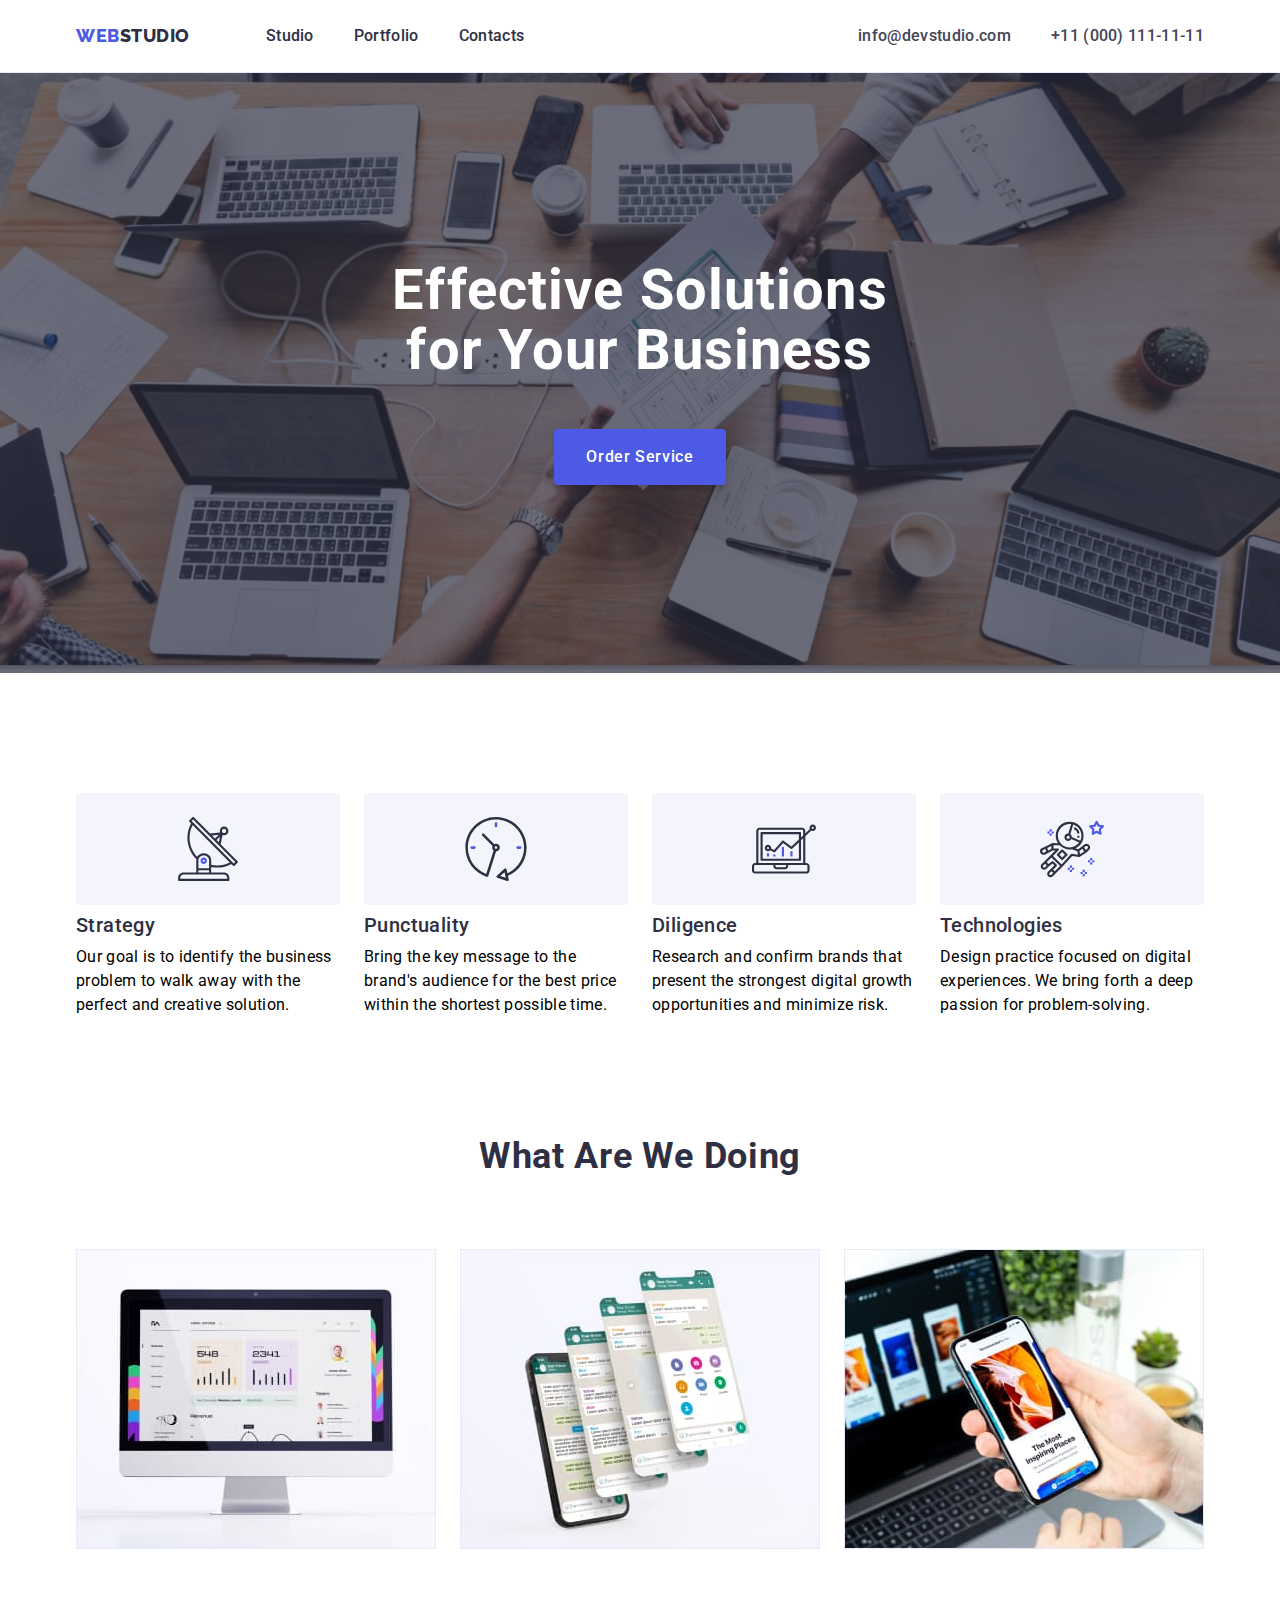
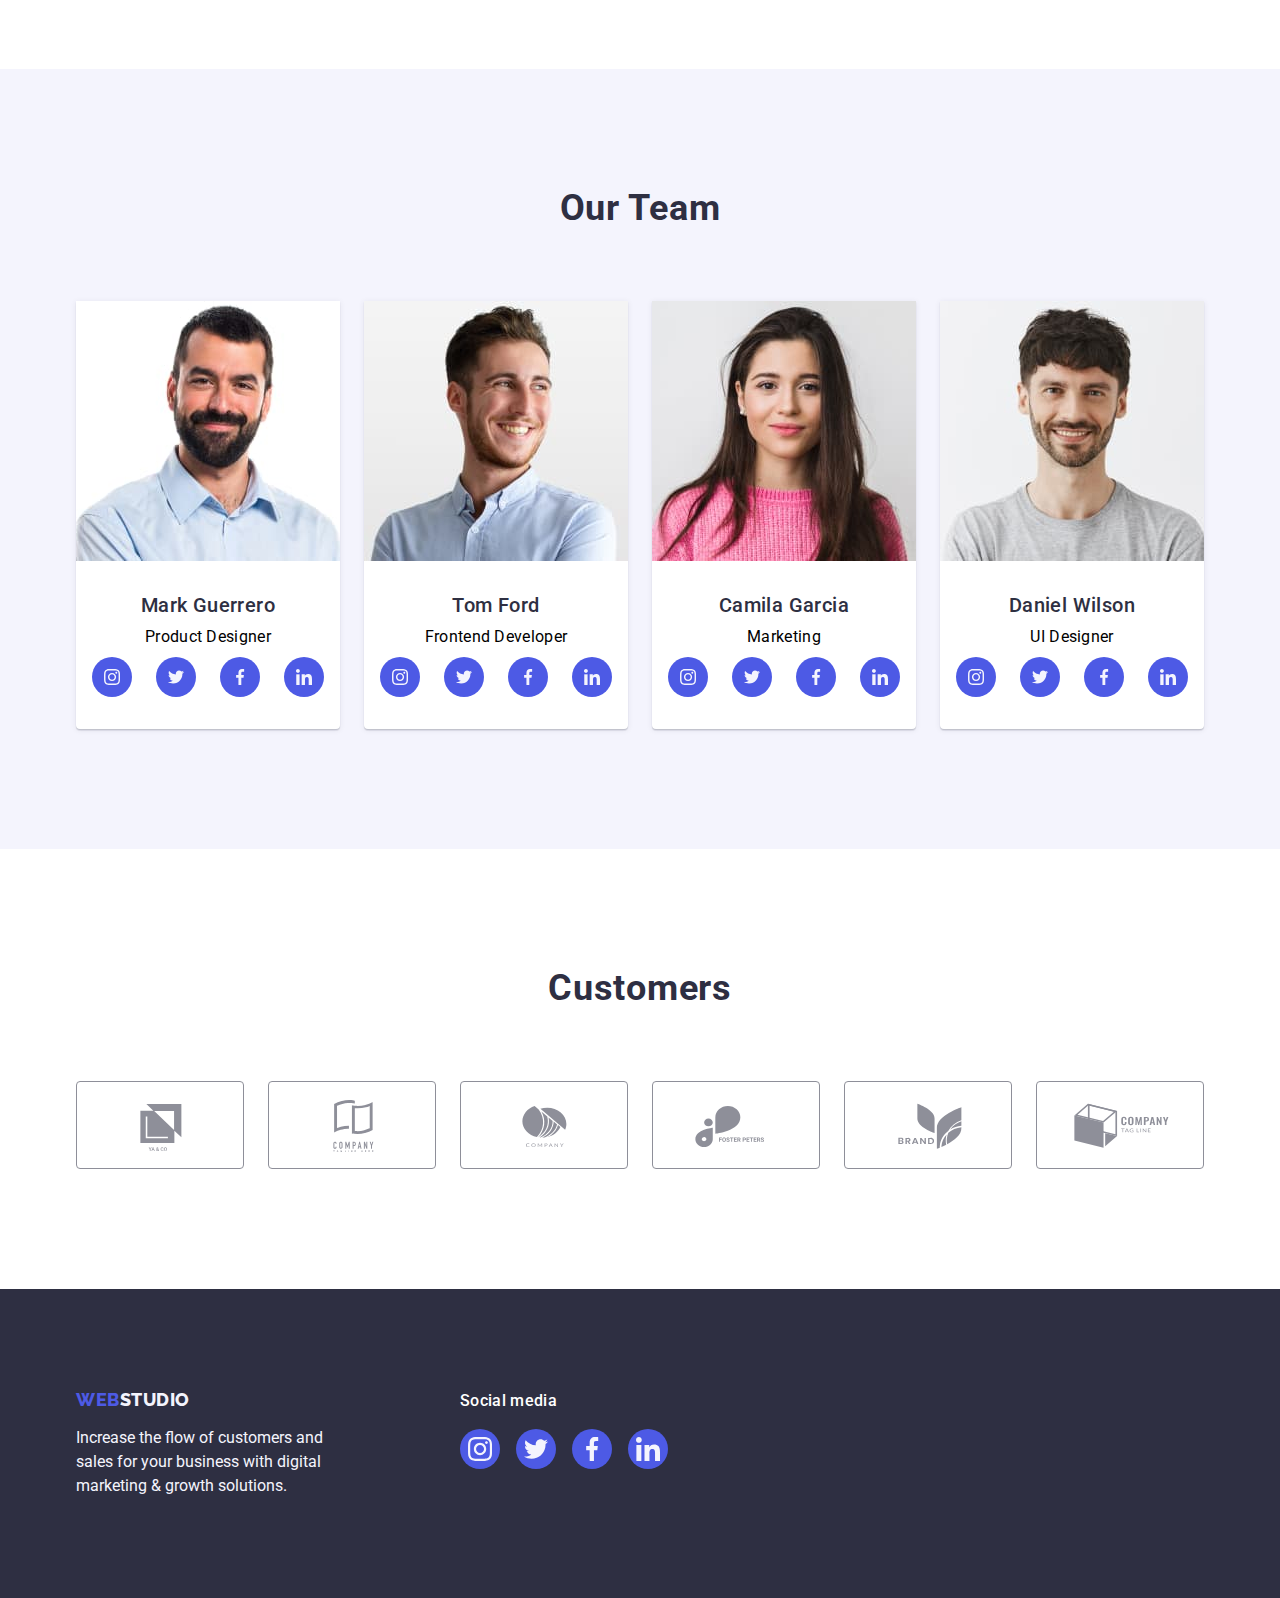
<file: index.html>
<!DOCTYPE html>
<html lang="en">
  <head>
    <meta charset="UTF-8" />
    <meta http-equiv="X-UA-Compatible" content="IE=edge" />
    <meta name="viewport" content="width=device-width, initial-scale=1.0" />
    <title>Main Page</title>
    <!-- Google fonts -->
    <link rel="preconnect" href="https://fonts.googleapis.com" />
    <link rel="preconnect" href="https://fonts.gstatic.com" crossorigin />
    <link
      href="https://fonts.googleapis.com/css2?family=Raleway:wght@400;700&family=Roboto:wght@400;500;700;900&display=swap"
      rel="stylesheet"
    />
    <link
      rel="stylesheet"
      href="https://cdnjs.cloudflare.com/ajax/libs/modern-normalize/1.1.0/modern-normalize.min.css"
    />
    <link rel="stylesheet" href="./css/styles.css" />
  </head>

  <body>
    <!-- Header section -->
    <header class="header">
      <!-- Header section -->
      <div class="container">
        <!-- navigation menu -->
        <nav class="nav">
          <!-- Logo -->
          <a href="./index.html" class="link nav-logo"
            >Web<span class="nav-logo-item">Studio</span>
          </a>
          <ul class="list">
            <li class="list-item">
              <a href="./index.html" class="link nav-link">Studio</a>
            </li>
            <li class="list-item">
              <a href="./portfolio.html" class="link nav-link">Portfolio</a>
            </li>
            <li class="list-item">
              <a href="" class="link nav-link">Contacts</a>
            </li>
          </ul>
        </nav>
        <!-- adress -->
        <address class="address">
          <ul class="list">
            <li class="address-list-item">
              <a href="mailto:info@devstudio.com" class="address-item link"
                >info@devstudio.com</a
              >
            </li>
            <li class="address-list-item">
              <a href="tel:+110001111111" class="address-item link"
                >+11 (000) 111-11-11</a
              >
            </li>
          </ul>
        </address>
      </div>
    </header>

    <!-- main container -->
    <main>
      <!-- Hero section -->
      <section class="hero">
        <div class="container">
          <!-- head -->
          <h1 class="hero-title">Effective Solutions for Your Business</h1>
          <!-- button -->
          <button type="button" class="btn">Order Service</button>
        </div>
      </section>

      <!--  features section -->
      <section class="features">
        <div class="container">
          <h2 class="head-section">features</h2>
          <ul class="list features-description">
            <li class="features-list">
              <div class="features-icon">
                <svg class="icon" width="64" height="64">
                  <use href="./images/icons.svg#icon-antenna"></use>
                </svg>
              </div>
              <h3 class="features-head">Strategy</h3>
              <p class="features-paragraf">
                Our goal is to identify the business problem to walk away with
                the perfect and creative solution.
              </p>
            </li>
            <li class="features-list">
              <div class="features-icon">
                <svg class="icon" width="64" height="64">
                  <use href="./images/icons.svg#icon-clock"></use>
                </svg>
              </div>
              <h3 class="features-head">Punctuality</h3>
              <p class="features-paragraf">
                Bring the key message to the brand's audience for the best price
                within the shortest possible time.
              </p>
            </li>
            <li class="features-list">
              <div class="features-icon">
                <svg class="icon" width="64" height="64">
                  <use href="./images/icons.svg#icon-diagram"></use>
                </svg>
              </div>
              <h3 class="features-head">Diligence</h3>
              <p class="features-paragraf">
                Research and confirm brands that present the strongest digital
                growth opportunities and minimize risk.
              </p>
            </li>
            <li class="features-list">
              <div class="features-icon">
                <svg class="icon" width="64" height="64">
                  <use href="./images/icons.svg#icon-astronaut"></use>
                </svg>
              </div>
              <h3 class="features-head">Technologies</h3>
              <p class="features-paragraf">
                Design practice focused on digital experiences. We bring forth a
                deep passion for problem-solving.
              </p>
            </li>
          </ul>
        </div>
      </section>

      <!-- product section -->
      <section class="product-section">
        <div class="container">
          <h2 class="title product">What are we doing</h2>
          <ul class="list product">
            <li class="product-list-item">
              <img src="./images/main/laptop.jpg" alt="laptop" width="360" />
            </li>
            <li class="product-list-item">
              <img src="./images/main/files.jpg" alt="files" width="360" />
            </li>
            <li class="product-list-item">
              <img src="./images/main/mobile.jpg" alt="mobile" width="360" />
            </li>
          </ul>
        </div>
      </section>

      <!-- team section -->
      <section class="team">
        <div class="container">
          <h2 class="title">Our Team</h2>
          <ul class="list">
            <li class="team-item">
              <img
                src="./images/main/Mark.jpg"
                alt="Mark"
                width="264"
                class="img"
              />
              <div class="team-descr">
                <h3 class="team-title">Mark Guerrero</h3>
                <p class="team-posicion">Product Designer</p>
                <ul class="social-icon-list list">
                  <li class="social-icon-list-item">
                    <a href="" class="link-icon link">
                      <svg class="icon" width="16" height="16">
                        <use href="./images/icons.svg#icon-instagram"></use>
                      </svg>
                    </a>
                  </li>
                  <li class="social-icon-list-item">
                    <a href="" class="link-icon link">
                      <svg class="icon" width="16" height="16">
                        <use href="./images/icons.svg#icon-twitter"></use>
                      </svg>
                    </a>
                  </li>
                  <li class="social-icon-list-item">
                    <a href="" class="link-icon link">
                      <svg class="icon" width="16" height="16">
                        <use href="./images/icons.svg#icon-facebook"></use>
                      </svg>
                    </a>
                  </li>
                  <li class="social-icon-list-item">
                    <a href="" class="link-icon link">
                      <svg class="icon" width="16" height="16">
                        <use href="./images/icons.svg#icon-linkedin"></use>
                      </svg>
                    </a>
                  </li>
                </ul>
              </div>
            </li>
            <li class="team-item">
              <img
                src="./images/main/Tom.jpg"
                alt="Tom"
                width="264"
                class="img"
              />
              <div class="team-descr">
                <h3 class="team-title">Tom Ford</h3>
                <p class="team-posicion">Frontend Developer</p>
                <ul class="social-icon-list list">
                  <li class="social-icon-list-item">
                    <a href="" class="link-icon link">
                      <svg class="icon" width="16" height="16">
                        <use href="./images/icons.svg#icon-instagram"></use>
                      </svg>
                    </a>
                  </li>
                  <li class="social-icon-list-item">
                    <a href="" class="link-icon link">
                      <svg class="icon" width="16" height="16">
                        <use href="./images/icons.svg#icon-twitter"></use>
                      </svg>
                    </a>
                  </li>
                  <li class="social-icon-list-item">
                    <a href="" class="link-icon link">
                      <svg class="icon" width="16" height="16">
                        <use href="./images/icons.svg#icon-facebook"></use>
                      </svg>
                    </a>
                  </li>
                  <li class="social-icon-list-item">
                    <a href="" class="link-icon link">
                      <svg class="icon" width="16" height="16">
                        <use href="./images/icons.svg#icon-linkedin"></use>
                      </svg>
                    </a>
                  </li>
                </ul>
              </div>
            </li>
            <li class="team-item">
              <img
                src="./images/main/Camila.jpg"
                alt="Camila"
                width="264"
                class="img"
              />
              <div class="team-descr">
                <h3 class="team-title">Camila Garcia</h3>
                <p class="team-posicion">Marketing</p>
                <ul class="social-icon-list list">
                  <li class="social-icon-list-item">
                    <a href="" class="link-icon link">
                      <svg class="icon" width="16" height="16">
                        <use href="./images/icons.svg#icon-instagram"></use>
                      </svg>
                    </a>
                  </li>
                  <li class="social-icon-list-item">
                    <a href="" class="link-icon link">
                      <svg class="icon" width="16" height="16">
                        <use href="./images/icons.svg#icon-twitter"></use>
                      </svg>
                    </a>
                  </li>
                  <li class="social-icon-list-item">
                    <a href="" class="link-icon link">
                      <svg class="icon" width="16" height="16">
                        <use href="./images/icons.svg#icon-facebook"></use>
                      </svg>
                    </a>
                  </li>
                  <li class="social-icon-list-item">
                    <a href="" class="link-icon link">
                      <svg class="icon" width="16" height="16">
                        <use href="./images/icons.svg#icon-linkedin"></use>
                      </svg>
                    </a>
                  </li>
                </ul>
              </div>
            </li>
            <li class="team-item">
              <img
                src="./images/main/Daniel.jpg"
                alt="Daniel"
                width="264"
                class="img"
              />
              <div class="team-descr">
                <h3 class="team-title">Daniel Wilson</h3>
                <p class="team-posicion">UI Designer</p>
                <ul class="social-icon-list list">
                  <li class="social-icon-list-item">
                    <a href="" class="link-icon link">
                      <svg class="icon" width="16" height="16">
                        <use href="./images/icons.svg#icon-instagram"></use>
                      </svg>
                    </a>
                  </li>
                  <li class="social-icon-list-item">
                    <a href="" class="link-icon link">
                      <svg class="icon" width="16" height="16">
                        <use href="./images/icons.svg#icon-twitter"></use>
                      </svg>
                    </a>
                  </li>
                  <li class="social-icon-list-item">
                    <a href="" class="link-icon link">
                      <svg class="icon" width="16" height="16">
                        <use href="./images/icons.svg#icon-facebook"></use>
                      </svg>
                    </a>
                  </li>
                  <li class="social-icon-list-item">
                    <a href="" class="link-icon link">
                      <svg class="icon" width="16" height="16">
                        <use href="./images/icons.svg#icon-linkedin"></use>
                      </svg>
                    </a>
                  </li>
                </ul>
              </div>
            </li>
          </ul>
        </div>
      </section>

      <!-- customer section -->
      <section class="customers">
        <div class="container">
          <h2 class="customers-title">Customers</h2>
          <ul class="customers-list">
            <li class="customers-list-item">
              <a href="" class="customers-link">
                <svg class="customers-icon" width="104" height="56">
                  <use href="./images/icons.svg#icon-group1" class="icon"></use>
                </svg>
              </a>
            </li>
            <li class="customers-list-item">
              <a href="" class="customers-link">
                <svg class="customers-icon" width="104" height="56">
                  <use href="./images/icons.svg#icon-group2" class="icon"></use>
                </svg>
              </a>
            </li>
            <li class="customers-list-item">
              <a href="" class="customers-link">
                <svg class="customers-icon" width="104" height="56">
                  <use href="./images/icons.svg#icon-group3" class="icon"></use>
                </svg>
              </a>
            </li>
            <li class="customers-list-item">
              <a href="" class="customers-link">
                <svg class="customers-icon" width="104" height="56">
                  <use href="./images/icons.svg#icon-group4" class="icon"></use>
                </svg>
              </a>
            </li>
            <li class="customers-list-item">
              <a href="" class="customers-link">
                <svg class="customers-icon" width="104" height="56">
                  <use href="./images/icons.svg#icon-group5" class="icon"></use>
                </svg>
              </a>
            </li>
            <li class="customers-list-item">
              <a href="" class="customers-link">
                <svg class="customers-icon" width="104" height="56">
                  <use href="./images/icons.svg#icon-group6" class="icon"></use>
                </svg>
              </a>
            </li>
          </ul>
        </div>
      </section>
    </main>

    <!-- footer section-->
    <footer class="footer">
      <div class="container">
        <div class="footer-logo-cont">
          <!-- logo -->
          <a href="./index.html" class="link footer-logo"
            >Web<span class="footer-logo-item">Studio</span>
          </a>
          <p class="text">
            Increase the flow of customers and sales for your business with
            digital marketing & growth solutions.
          </p>
        </div>
        <div class="footer-social-cont">
          <p class="footer-social-title">Social media</p>
          <ul class="footer-list list">
            <li class="footer-list-item">
              <a href="" class="footer-social-link">
                <svg class="icon" width="24" height="24">
                  <use href="./images/icons.svg#icon-instagram"></use>
                </svg>
              </a>
            </li>
            <li class="footer-list-item">
              <a href="" class="footer-social-link">
                <svg class="icon" width="24" height="24">
                  <use href="./images/icons.svg#icon-twitter"></use>
                </svg>
              </a>
            </li>
            <li class="footer-list-item">
              <a href="" class="footer-social-link">
                <svg class="icon" width="24" height="24">
                  <use href="./images/icons.svg#icon-facebook"></use>
                </svg>
              </a>
            </li>
            <li class="footer-list-item">
              <a href="" class="footer-social-link">
                <svg class="icon" width="24" height="24">
                  <use href="./images/icons.svg#icon-linkedin"></use>
                </svg>
              </a>
            </li>
          </ul>
        </div>
      </div>
    </footer>
  </body>
</html>
</file>
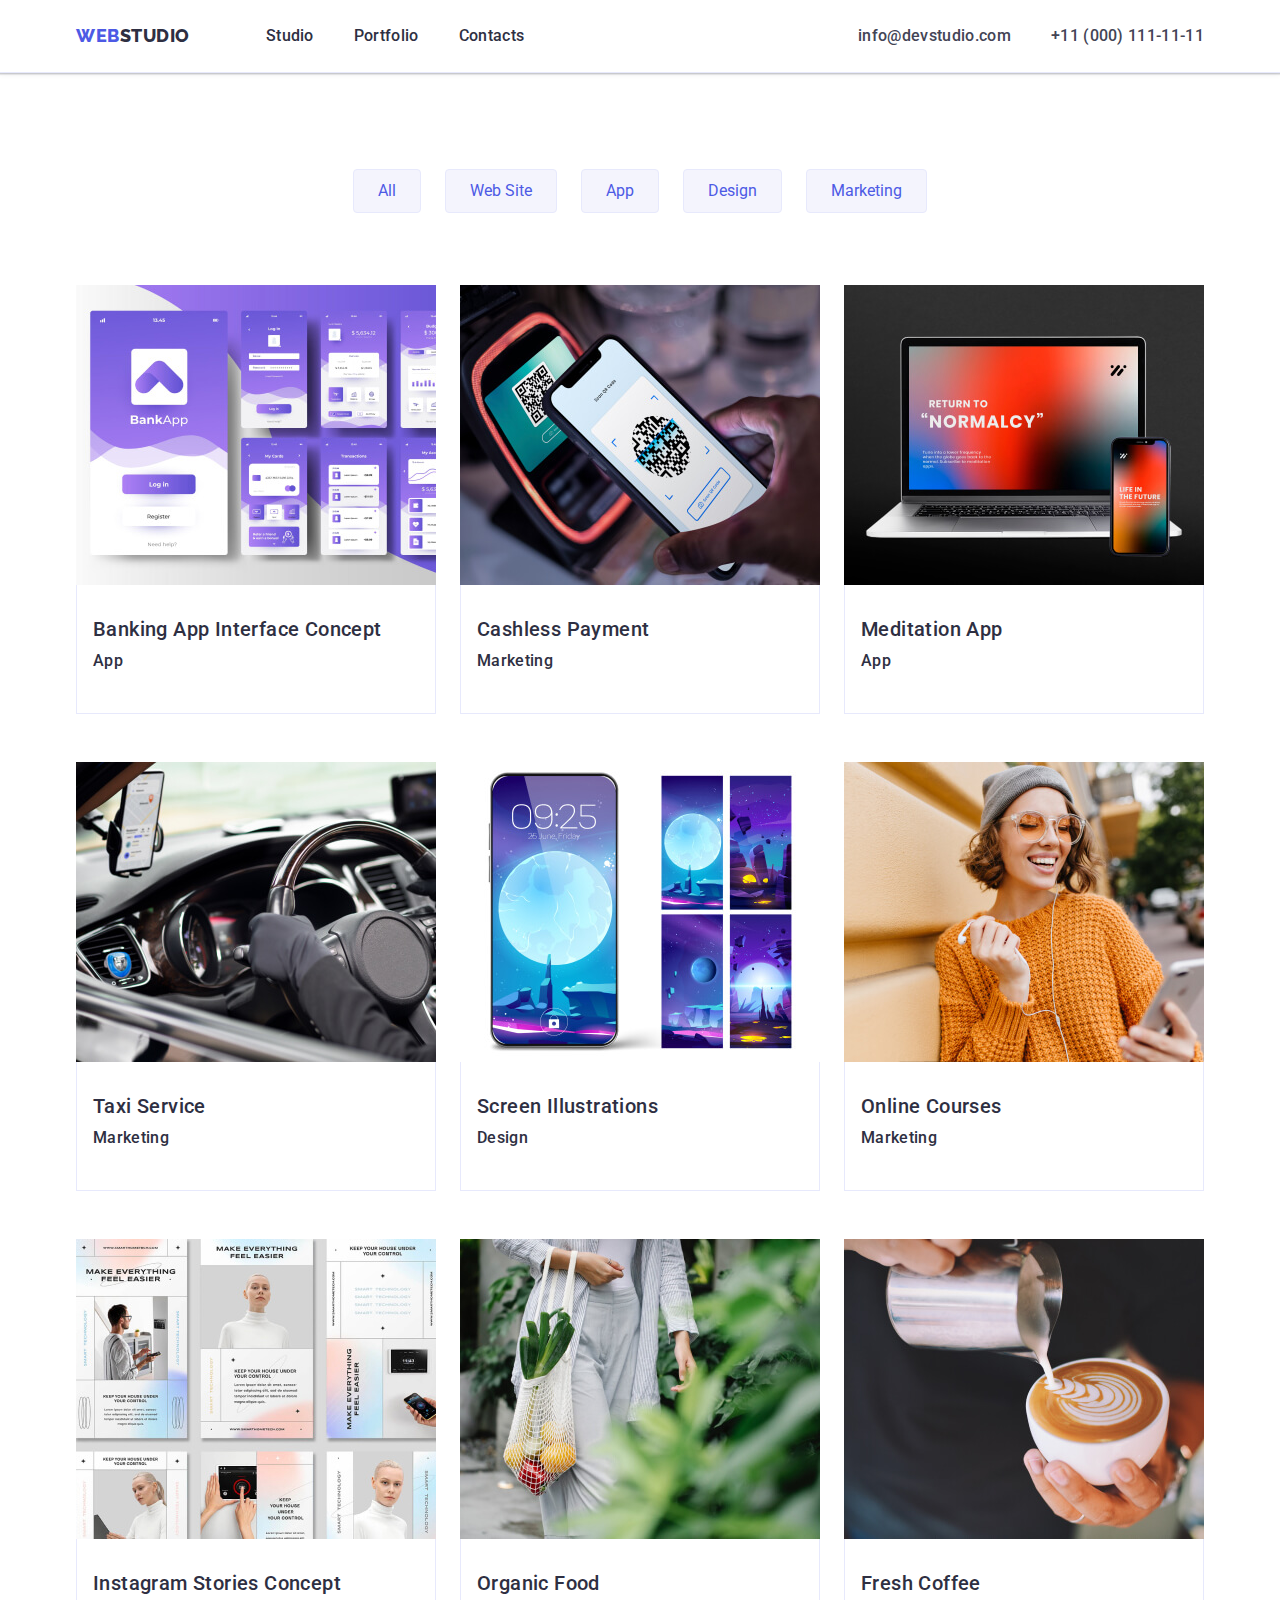
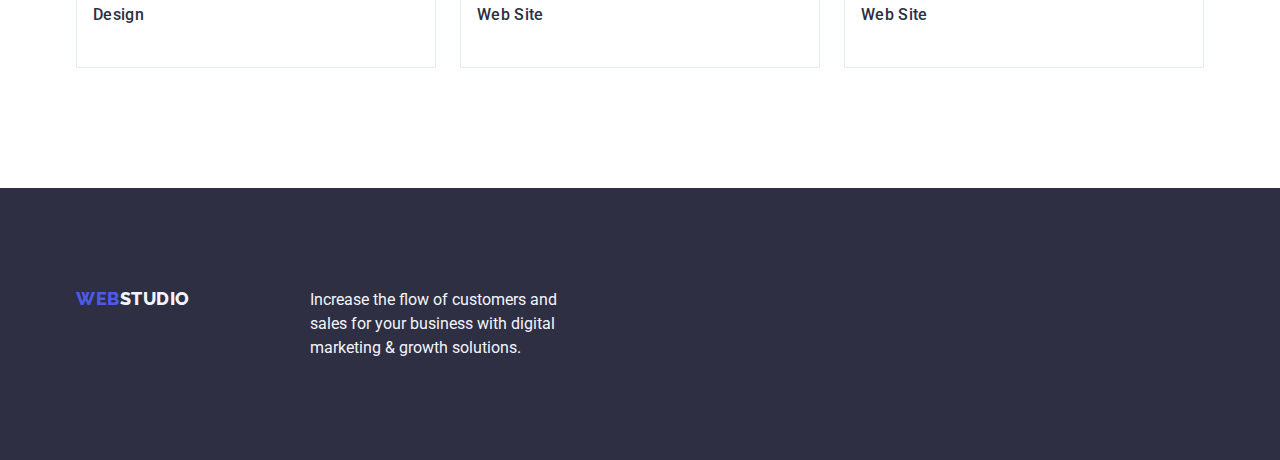
<file: portfolio.html>
<!DOCTYPE html>
<html lang="en">
  <head>
    <meta charset="UTF-8" />
    <meta http-equiv="X-UA-Compatible" content="IE=edge" />
    <meta name="viewport" content="width=device-width, initial-scale=1.0" />
    <title>Portfolio</title>
    <link rel="preconnect" href="https://fonts.googleapis.com" />
    <link rel="preconnect" href="https://fonts.gstatic.com" crossorigin />
    <link
      href="https://fonts.googleapis.com/css2?family=Montserrat:wght@400;700&family=Raleway:wght@800&display=swap"
      rel="stylesheet"
    />
    <link rel="preconnect" href="https://fonts.googleapis.com" />
    <link rel="preconnect" href="https://fonts.gstatic.com" crossorigin />
    <link
      href="https://fonts.googleapis.com/css2?family=Montserrat:wght@400;700&family=Raleway:wght@800&family=Roboto:wght@400;500;700;900&display=swap"
      rel="stylesheet"
    />
    <link
      rel="stylesheet"
      href="https://cdnjs.cloudflare.com/ajax/libs/modern-normalize/1.1.0/modern-normalize.min.css"
    />
    <link rel="stylesheet" href="./css/styles.css" />
  </head>
  <body>
    <!-- Header -->
    <header class="header">
      <div class="container">
        <!-- navigation menu -->
        <nav class="nav">
          <!-- Logo -->
          <a href="./index.html" class="link nav-logo">
            Web<span class="nav-logo-item">Studio</span>
          </a>
          <ul class="list">
            <li>
              <a href="./index.html" class="link nav-link">Studio</a>
            </li>
            <li>
              <a href="./portfolio.html" class="link nav-link">Portfolio</a>
            </li>
            <li>
              <a href="" class="link nav-link">Contacts</a>
            </li>
          </ul>
        </nav>
        <!-- adress -->
        <address class="address">
          <ul class="list">
            <li>
              <a href="mailto:info@devstudio.com" class="address-item link"
                >info@devstudio.com</a
              >
            </li>
            <li>
              <a href="tel:+110001111111" class="address-item link"
                >+11 (000) 111-11-11</a
              >
            </li>
          </ul>
        </address>
      </div>
    </header>

    <!--main content  -->

    <main>
      <section class="section-portfolio">
        <!-- head -->
        <div class="container">
          <h1 class="head-section">Portfolio</h1>

          <!-- filter -->

          <ul class="list filter">
            <li>
              <button type="button" class="portfolio-btn">All</button>
            </li>
            <li>
              <button type="button" class="portfolio-btn">Web Site</button>
            </li>
            <li>
              <button type="button" class="portfolio-btn">App</button>
            </li>
            <li>
              <button type="button" class="portfolio-btn">Design</button>
            </li>
            <li>
              <button type="button" class="portfolio-btn">Marketing</button>
            </li>
          </ul>

          <!-- product -->

          <ul class="list cards">
            <li class="card">
              <a href="" class="link">
                <img
                  src="./images/portfolio/banking-app.jpg"
                  alt="Banking App Interface Concept"
                  width="360"
                />
                <div class="card-categories">
                  <h2 class="portfolio-title">Banking App Interface Concept</h2>
                  <p class="portfolio-text">App</p>
                </div>
              </a>
            </li>
            <li class="card">
              <a href="" class="link">
                <img
                  src="./images/portfolio/cashles-payment.jpg"
                  alt="Cashless Payment"
                  width="360"
                />
                <div class="card-categories">
                  <h2 class="portfolio-title">Cashless Payment</h2>
                  <p class="portfolio-text">Marketing</p>
                </div>
              </a>
            </li>
            <li class="card">
              <a href="" class="link">
                <img
                  src="./images/portfolio/meditacion-app.jpg"
                  alt="Meditation App"
                  width="360"
                />
                <div class="card-categories">
                  <h2 class="portfolio-title">Meditation App</h2>
                  <p class="portfolio-text">App</p>
                </div>
              </a>
            </li>
            <li class="card">
              <a href="" class="link">
                <img
                  src="./images/portfolio/taxi-service.jpg"
                  alt="Taxi Service"
                  width="360"
                />
                <div class="card-categories">
                  <h2 class="portfolio-title">Taxi Service</h2>
                  <p class="portfolio-text">Marketing</p>
                </div>
              </a>
            </li>
            <li class="card">
              <a href="" class="link">
                <img
                  src="./images/portfolio/screen-illustrations.jpg"
                  alt="Screen Illustrations"
                  width="360"
                />
                <div class="card-categories">
                  <h2 class="portfolio-title">Screen Illustrations</h2>
                  <p class="portfolio-text">Design</p>
                </div>
              </a>
            </li>
            <li class="card">
              <a href="" class="link">
                <img
                  src="./images/portfolio/online-courses.jpg"
                  alt="Online Courses"
                  width="360"
                />
                <div class="card-categories">
                  <h2 class="portfolio-title">Online Courses</h2>
                  <p class="portfolio-text">Marketing</p>
                </div>
              </a>
            </li>
            <li class="card">
              <a href="" class="link">
                <img
                  src="./images/portfolio/instagram.jpg"
                  alt="Instagram Stories Concept"
                  width="360"
                />
                <div class="card-categories">
                  <h2 class="portfolio-title">Instagram Stories Concept</h2>
                  <p class="portfolio-text">Design</p>
                </div>
              </a>
            </li>
            <li class="card">
              <a href="" class="link">
                <img
                  src="./images/portfolio/organic-food.jpg"
                  alt="Organic Food"
                  width="360"
                />
                <div class="card-categories">
                  <h2 class="portfolio-title">Organic Food</h2>
                  <p class="portfolio-text">Web Site</p>
                </div>
              </a>
            </li>
            <li class="card">
              <a href="" class="link">
                <img
                  src="./images/portfolio/fresh-coffee.jpg"
                  alt="Fresh Coffee"
                  width="360"
                />
                <div class="card-categories">
                  <h2 class="portfolio-title">Fresh Coffee</h2>
                  <p class="portfolio-text">Web Site</p>
                </div>
              </a>
            </li>
          </ul>
        </div>
      </section>
    </main>

    <!-- footer -->
    <footer class="footer">
      <div class="container">
        <!-- logo -->
        <a href="./index.html" class="link footer-logo">
          Web<span class="footer-logo-item">Studio</span>
        </a>
        <p class="text">
          Increase the flow of customers and sales for your business with
          digital marketing & growth solutions.
        </p>
      </div>
    </footer>
  </body>
</html>
</file>
<file: css/styles.css>
:root {
   --text-color: #434455;
   --dark-color: #2e2f42;
   --primary-barnd-color: #4d5ae5;
   --background-color: #ffffff;
   --pressed-state-cl: #404bbf;
   --light-color: #f4f4fd;
   --heder-border-cl: #e7e9fc;
   --social-activ-cl: #31d0aa;
   --border-cl: #8e8f99;
   --customer-cl: #afb1b8;
}
html {
   box-sizing: border-box;
}
*,
*:before,
*:after {
   box-sizing: inherit;
}

body {
   font-family: "Roboto", sans-serif;
   font-style: normal;
   font-weight: 400;
   font-size: 16px;
   line-height: 24px;
   color: var(--brand-color);
   background-color: var(--background-color);
}
h1,
h2,
h3,
h4,
h5,
h6,
p {
   margin: 0;
}
ul {
   padding: 0;
}

.container {
   width: 1158px;
   padding-left: 15px;
   padding-right: 15px;
   margin: 0 auto;
}

.link {
   text-decoration: none;
}
.list {
   list-style: none;
   margin: 0;
   padding: 0;
}
img {
   display: block;
}
.head-section {
   position: absolute;
   width: 1px;
   height: 1px;
   margin: -1px;
   border: 0;
   padding: 0;
   white-space: nowrap;
   clip-path: inset(100%);
   clip: rect(0 0 0 0);
   overflow: hidden;
}
/* css index html */

/*
|============================
| header section
|============================
*/
.header .container {
   display: flex;
   align-items: center;
   margin: 0 auto 0 auto;
}
.header {
   border-bottom: 1px solid var(--heder-border-cl);
   box-shadow: 0px 2px 1px rgba(46, 47, 66, 0.08), 0px 1px 1px rgba(46, 47, 66, 0.16),
      0px 1px 6px rgba(46, 47, 66, 0.08);
}

.nav-logo {
   font-family: "Raleway", sans-serif;
   font-style: normal;
   font-weight: 800;
   font-size: 18px;
   line-height: 1.17;
   margin-right: 76px;
   letter-spacing: 0.03em;
   text-decoration: none;
   text-transform: uppercase;
   color: var(--primary-barnd-color);
}
.nav-logo-item {
   color: var(--dark-color);
}

.nav {
   display: flex;
   align-items: center;
   margin-right: auto;
   font-weight: 500;
   font-size: 16px;
   line-height: 24px;
}

.nav .list {
   display: flex;
   gap: 40px;
}

.nav-link {
   display: flex;
   padding-top: 24px;
   padding-bottom: 24px;
}

.list .link {
   color: var(--dark-color);
   font-weight: 500;
   font-size: 16px;
   line-height: 1.5;
   letter-spacing: 0.02em;
}
.list .link:hover,
.list .link:focus {
   color: var(--pressed-state-cl);
}

.address {
   font-style: normal;
}
.address-item.link {
   color: var(--text-color);
}
.address .list {
   display: flex;
   gap: 40px;
}
.address-item:hover,
.address-item:focus {
   color: var(--pressed-state-cl);
}
/*
|============================
| hero section
|============================
*/
.hero {
   padding: 188px 0;
   max-width: 1440px;
   min-height: 600px;
   margin: 0 auto;
   text-align: center;
   background-color: var(--dark-color);
   background-image: linear-gradient(rgba(46, 47, 66, 0.7), rgba(46, 47, 66, 0.7)),
      url("../images/main/people-office.jpg");
   background-position: center;
   background-size: cover;
   background-repeat: no-repeat;
}
.hero-title {
   font-family: "Roboto";
   font-style: normal;
   font-weight: 700;
   font-size: 56px;
   letter-spacing: 0.02em;
   line-height: 1.07;
   max-width: 496px;
   text-align: center;
   margin-bottom: 48px;
   margin-left: auto;
   margin-right: auto;
   color: var(--background-color);
}

.btn {
   font-family: "Roboto", sans-serif;
   font-weight: 500;
   font-size: 16px;
   line-height: 1.5;
   letter-spacing: 0.04em;
   display: block;
   margin: 0 auto;
   border-radius: 4px;
   padding: 16px 32px;
   min-width: 169px;
   height: 56px;
   box-shadow: 0px 4px 4px rgba(0, 0, 0, 0.15);
   border: none;
   color: var(--background-color);
   background-color: var(--primary-barnd-color);
   cursor: pointer;
}

.btn:hover,
.btn:focus {
   background-color: var(--pressed-state-cl);
}

/*
|============================
| features section
|============================
*/
.features {
   padding: 120px 0;
}
.features-icon {
   display: flex;
   align-items: center;
   justify-content: center;
   width: 264px;
   height: 112px;
   margin: 0 0 8px 0;

   background: var(--light-color);
   border-radius: 4px;
}
.features-icon .icon {
   width: 64px;
   height: 64px;
   justify-content: center;
}
.features-head {
   font-weight: 500;
   font-size: 20px;
   line-height: 1.2;
   letter-spacing: 0.02em;
   margin-bottom: 8px;
   color: var(--dark-color);
}
.features-paragraf {
   letter-spacing: 0.02em;
}
.features-description {
   display: flex;
   gap: 24px;
}
.features-list {
   flex-basis: calc((100% - 72px) / 4);
}
.features-list:nth-last-child() {
   margin-right: 0;
}
.features-list {
   width: calc((100% - 72px) / 4);
}
/*
|============================
| product section
|============================
*/
.product-section {
   padding-bottom: 120px;
}
.title {
   font-family: "Roboto";
   font-style: normal;
   font-weight: 700;
   font-size: 36px;
   line-height: 1.11;
   text-align: center;
   letter-spacing: 0.02em;
   text-transform: capitalize;
   margin-bottom: 72px;
   color: var(--dark-color);
}
.list.product {
   display: flex;
   gap: 24px;
}
.title.product {
   margin-bottom: 72px;
}

/*
|============================
| team section
|============================
*/
.team {
   padding: 120px 0;

   background-color: var(--light-color);
}

.team .list {
   display: flex;
   gap: 24px;
}

.team-item {
   flex-basis: calc((100% - 72px) / 4);

   box-shadow: 0px 1px 6px rgba(46, 47, 66, 0.08), 0px 1px 1px rgba(46, 47, 66, 0.16),
      0px 2px 1px rgba(46, 47, 66, 0.08);
   border-radius: 0px 0px 4px 4px;
   background-color: var(--background-color);
}

.team-title {
   font-family: "Roboto";
   font-style: normal;
   font-weight: 500;
   font-size: 20px;
   line-height: 24px;
   text-align: center;
   letter-spacing: 0.02em;
   margin-bottom: 8px;

   color: var(--dark-color);
}

.team-posicion {
   font-family: "Roboto";
   font-style: normal;
   font-weight: 400;
   font-size: 16px;
   line-height: 24px;
   text-align: center;
   letter-spacing: 0.02em;
   margin-bottom: 8px;
}

.team-descr {
   padding: 32px 0;
   border-radius: 0px 0px 4px 4px;
}

/* icons */

.social-icon-list {
   display: flex;
   justify-content: center;
   gap: 24px;
}
.social-icon-list-item {
   width: 40px;
   height: 40px;
}

.link-icon {
   display: flex;
   width: 100%;
   height: 100%;

   align-items: center;
   justify-content: center;

   background-color: var(--primary-barnd-color);

   border-radius: 50%;
}
.link-icon:hover,
.link-icon:focus {
   background-color: var(--pressed-state-cl);
}

.link-icon .icon {
   fill: var(--light-color);
}
/*
|============================
| customer section
|============================
*/
.customers {
   padding: 120px 0;
   text-align: center;
}

.customers-title {
   font-family: "Roboto";
   font-style: normal;
   font-weight: 700;
   font-size: 36px;
   line-height: 1.1;

   margin-bottom: 72px;

   letter-spacing: 0.02em;

   color: var(--dark-color);
}
.customers-list {
   list-style: none;
   margin: 0;
   padding: 0;
   font-weight: 500;
   font-size: 16px;
   line-height: 1.5;
   letter-spacing: 0.02em;

   display: flex;
   gap: 24px;
   justify-content: center;
}

.customers-list-item {
   width: 168px;
   height: 88px;
}

.customers-link {
   color: var(--border-cl);

   text-decoration: none;

   font-weight: 500;
   font-size: 16px;
   line-height: 1.5;
   letter-spacing: 0.02em;

   height: 100%;

   border: 1px solid var(--border-cl);
   border-radius: 4px;

   display: flex;
   justify-content: center;
   align-items: center;
}
.customers-icon {
   fill: currentColor;
}

.customers-link:hover,
.customers-link:focus {
   border-color: var(--pressed-state-cl);
   color: var(--pressed-state-cl);
}
/*
|============================
| footer section
|============================
*/

.footer {
   padding: 100px 0;

   background-color: var(--dark-color);
}
.footer .container {
   display: flex;
   align-items: baseline;
   gap: 120px;
}
.footer-logo {
   display: inline-block;
   align-items: center;
   letter-spacing: 0.03em;
   text-decoration: none;
   text-transform: uppercase;
   margin-bottom: 16px;

   font-family: "Raleway", sans-serif;
   font-style: normal;
   font-weight: 800;
   font-size: 18px;
   line-height: 1.17;

   color: var(--primary-barnd-color);
}
.footer-logo-item,
.footer .text {
   color: var(--light-color);
}

.footer .text {
   width: 264px;
}

.footer-social-title {
   font-family: "Roboto";
   font-style: normal;
   font-weight: 500;
   font-size: 16px;
   line-height: 1.5;
   /* identical to box height, or 150% */

   letter-spacing: 0.02em;

   margin-bottom: 16px;

   /* WHITE */

   color: var(--background-color);
}
.footer-list {
   display: flex;
   gap: 16px;
}
.footer-list-item {
   width: 40px;
   height: 40px;
}
.footer-social-link {
   display: flex;
   width: 100%;
   height: 100%;
   border-radius: 50%;
   background-color: var(--primary-barnd-color);
   align-items: center;
   justify-content: center;
   background-size: cover;
}
.footer-social-link:hover,
.footer-social-link:focus {
   background-color: var(--social-activ-cl);
}
.footer .icon {
   fill: var(--light-color);
}

/*
   |============================
   | portfolio page
   |============================
 */
.section-portfolio {
   padding: 96px 0 120px;
}

/* filter */
.portfolio-btn {
   display: flex;
   flex-direction: row;
   justify-content: center;
   align-items: center;
   padding: 12px 24px;

   background: var(--light-color);
   color: var(--primary-barnd-color);
   border: 1px solid var(--heder-border-cl);
   border-radius: 4px;
   cursor: pointer;
}

.portfolio-btn:hover,
.portfolio-btn:focus {
   color: var(--background-color);
   background-color: var(--pressed-state-cl);
   border: 1px solid transparent;
   box-shadow: 0px 3px 1px rgba(0, 0, 0, 0.1), 0px 2px 1px rgba(0, 0, 0, 0.08), 0px 2px 2px rgba(0, 0, 0, 0.12);
}
.list.filter {
   display: flex;
   justify-content: center;
   gap: 24px;
   margin-bottom: 72px;
}

/* product */
.portfolio-title {
   margin-bottom: 8px;
   font-weight: 500;
   font-size: 20px;
   line-height: 1.2;
   letter-spacing: 0.02em;

   color: var(--dark-color);
}
.portfolio-text {
   font-size: 16px;
   line-height: 1.5;
   letter-spacing: 0.02em;
   color: var(--dark-color);
   margin-bottom: 8px;
}
/* Cards */

.list.cards {
   display: flex;
   flex-wrap: wrap;
   column-gap: 24px;
   row-gap: 48px;
}
.card {
   width: 360px;

   background: #ffffff;
}
.card .link {
   display: block;
}
.card .link:hover,
.card .link:focus {
   box-shadow: 0px 1px 6px rgba(46, 47, 66, 0.08), 0px 1px 1px rgba(46, 47, 66, 0.16),
      0px 2px 1px rgba(46, 47, 66, 0.08);
}

.card-categories {
   padding: 32px 16px;
   border: 1px solid #e7e9fc;
   border-top: none;
}
</file>
